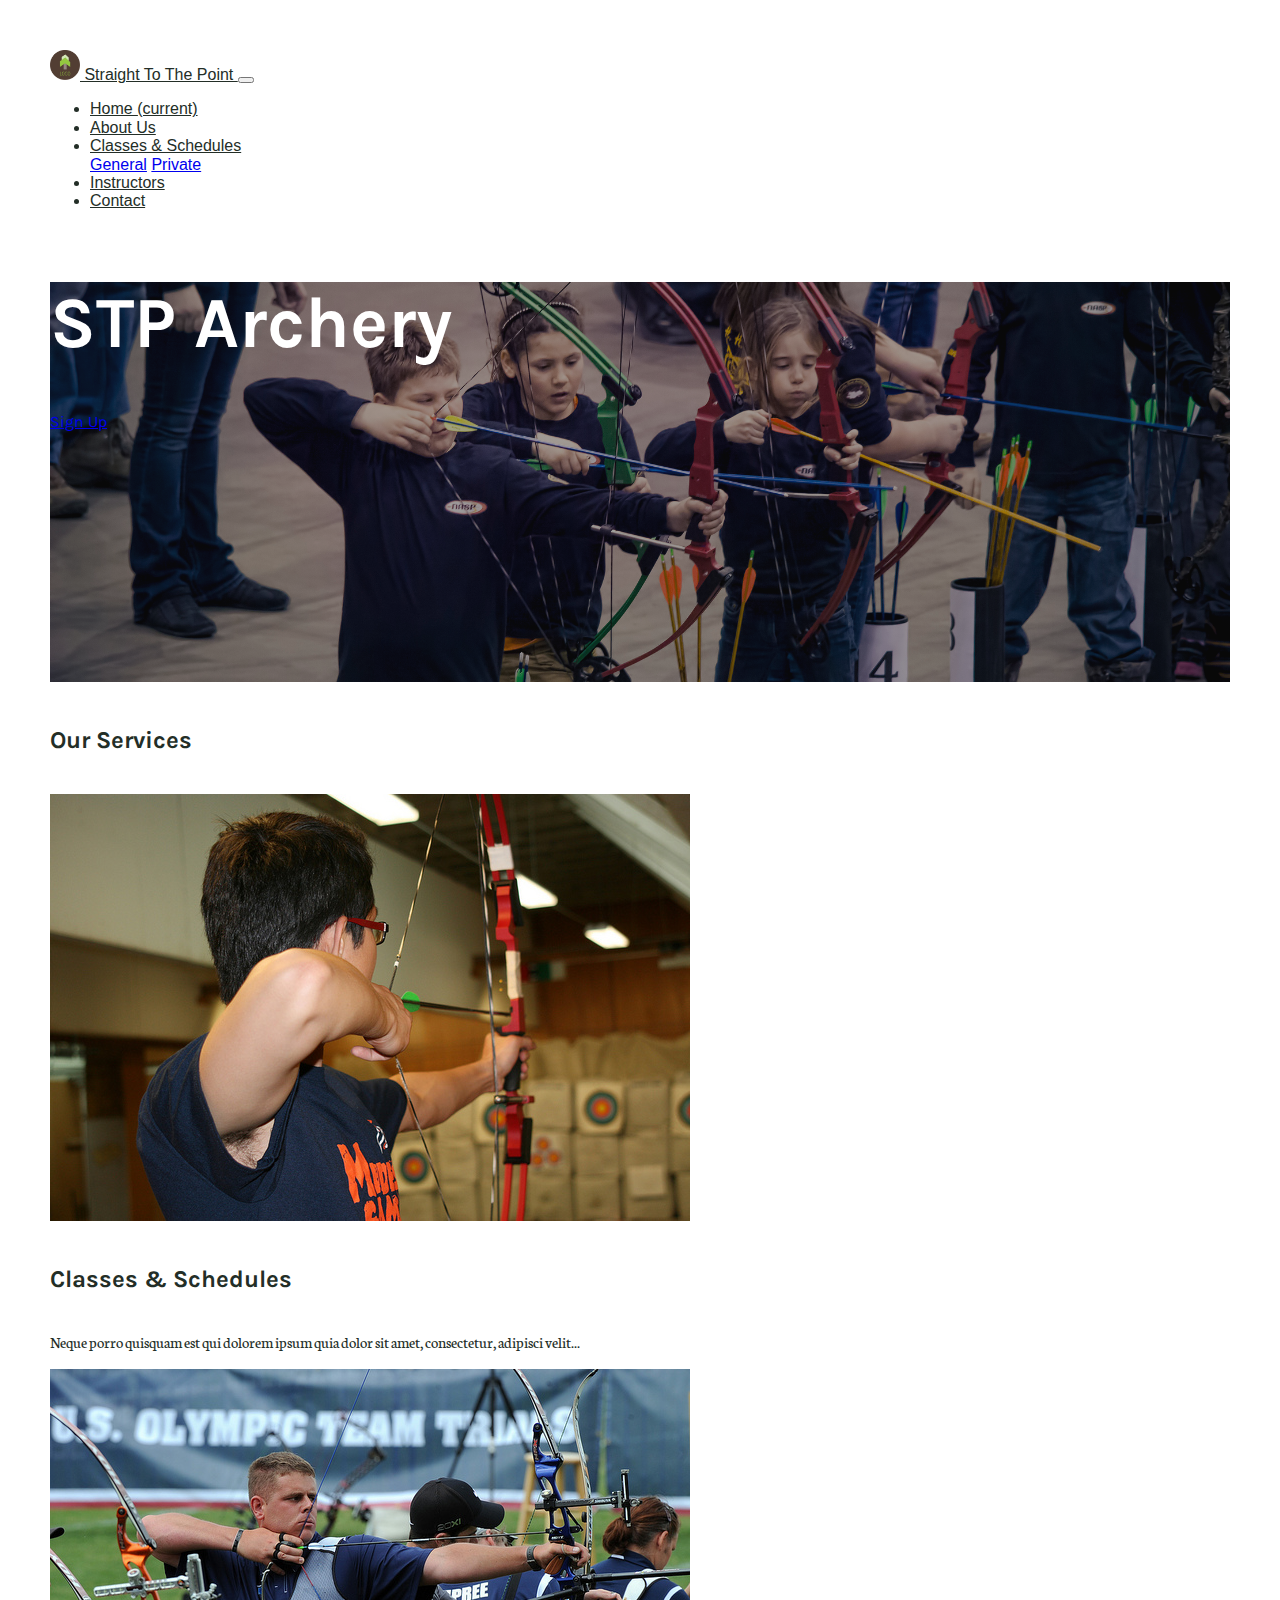
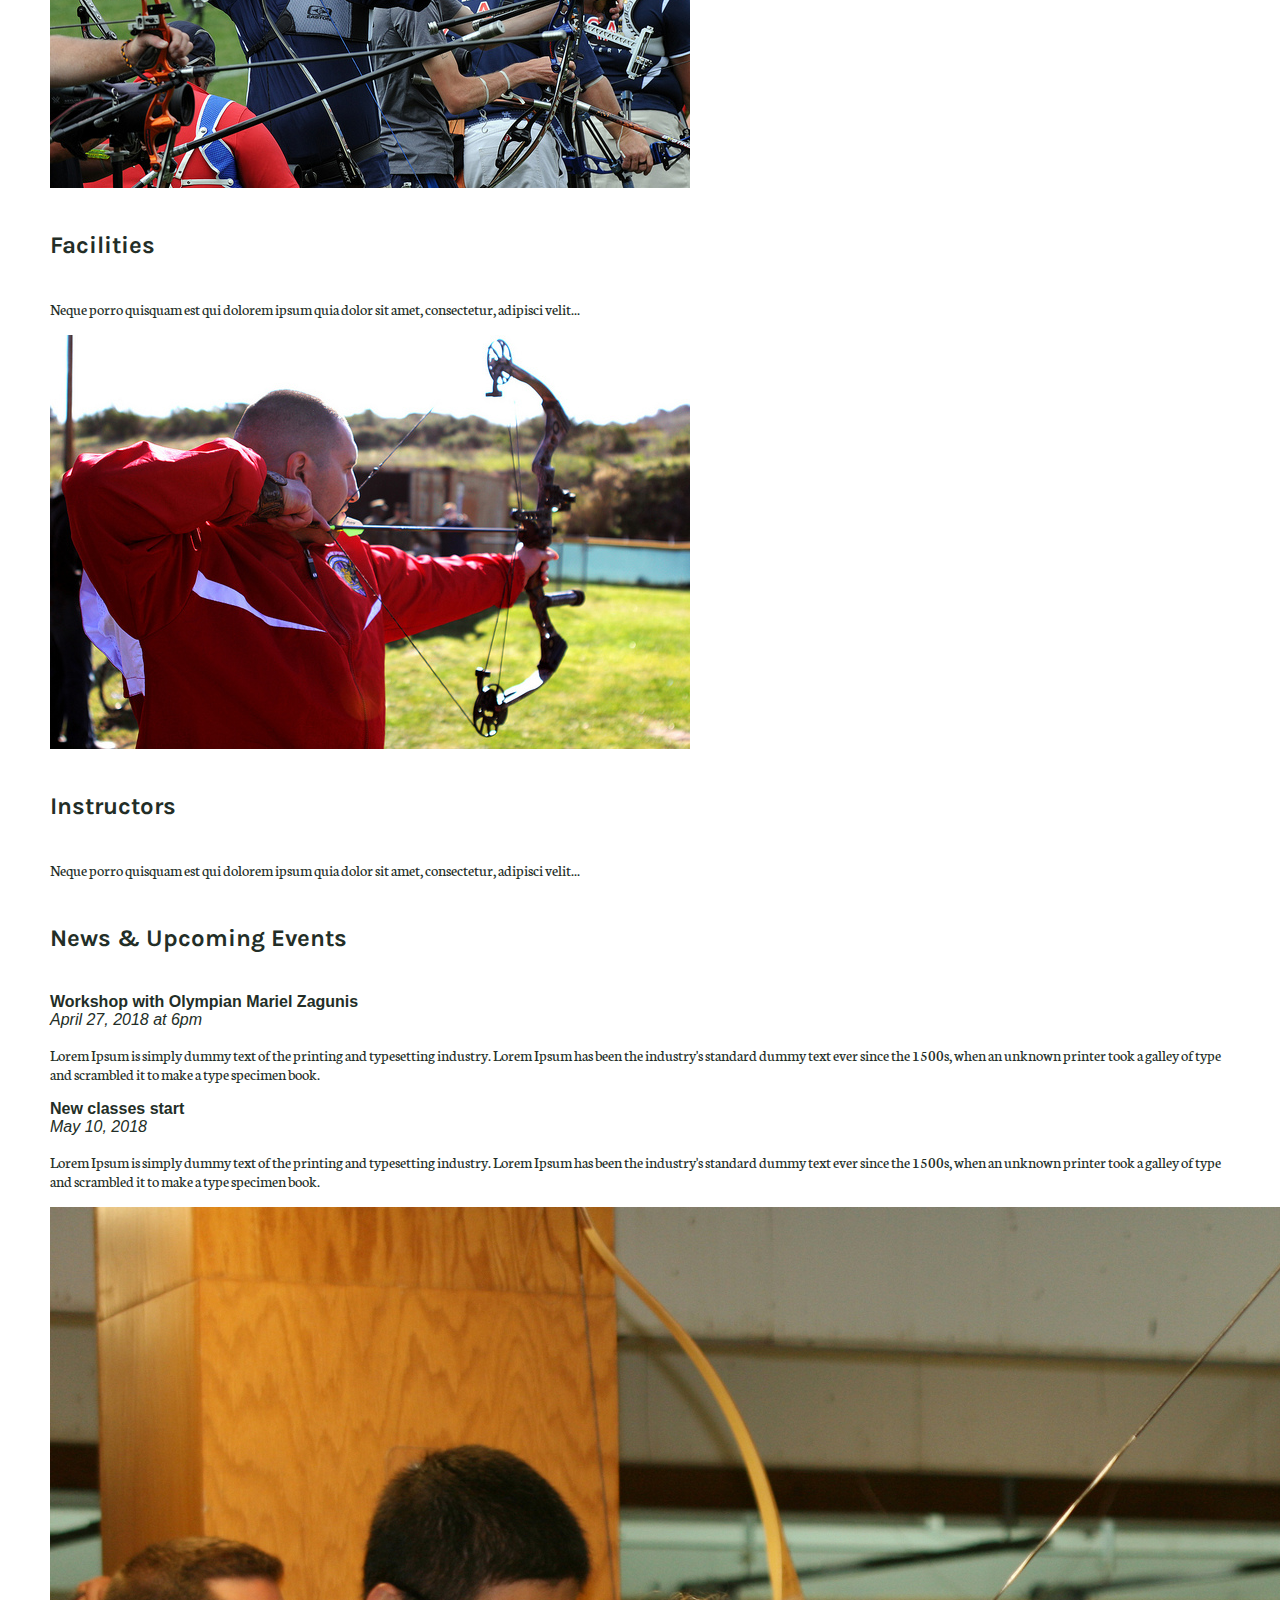
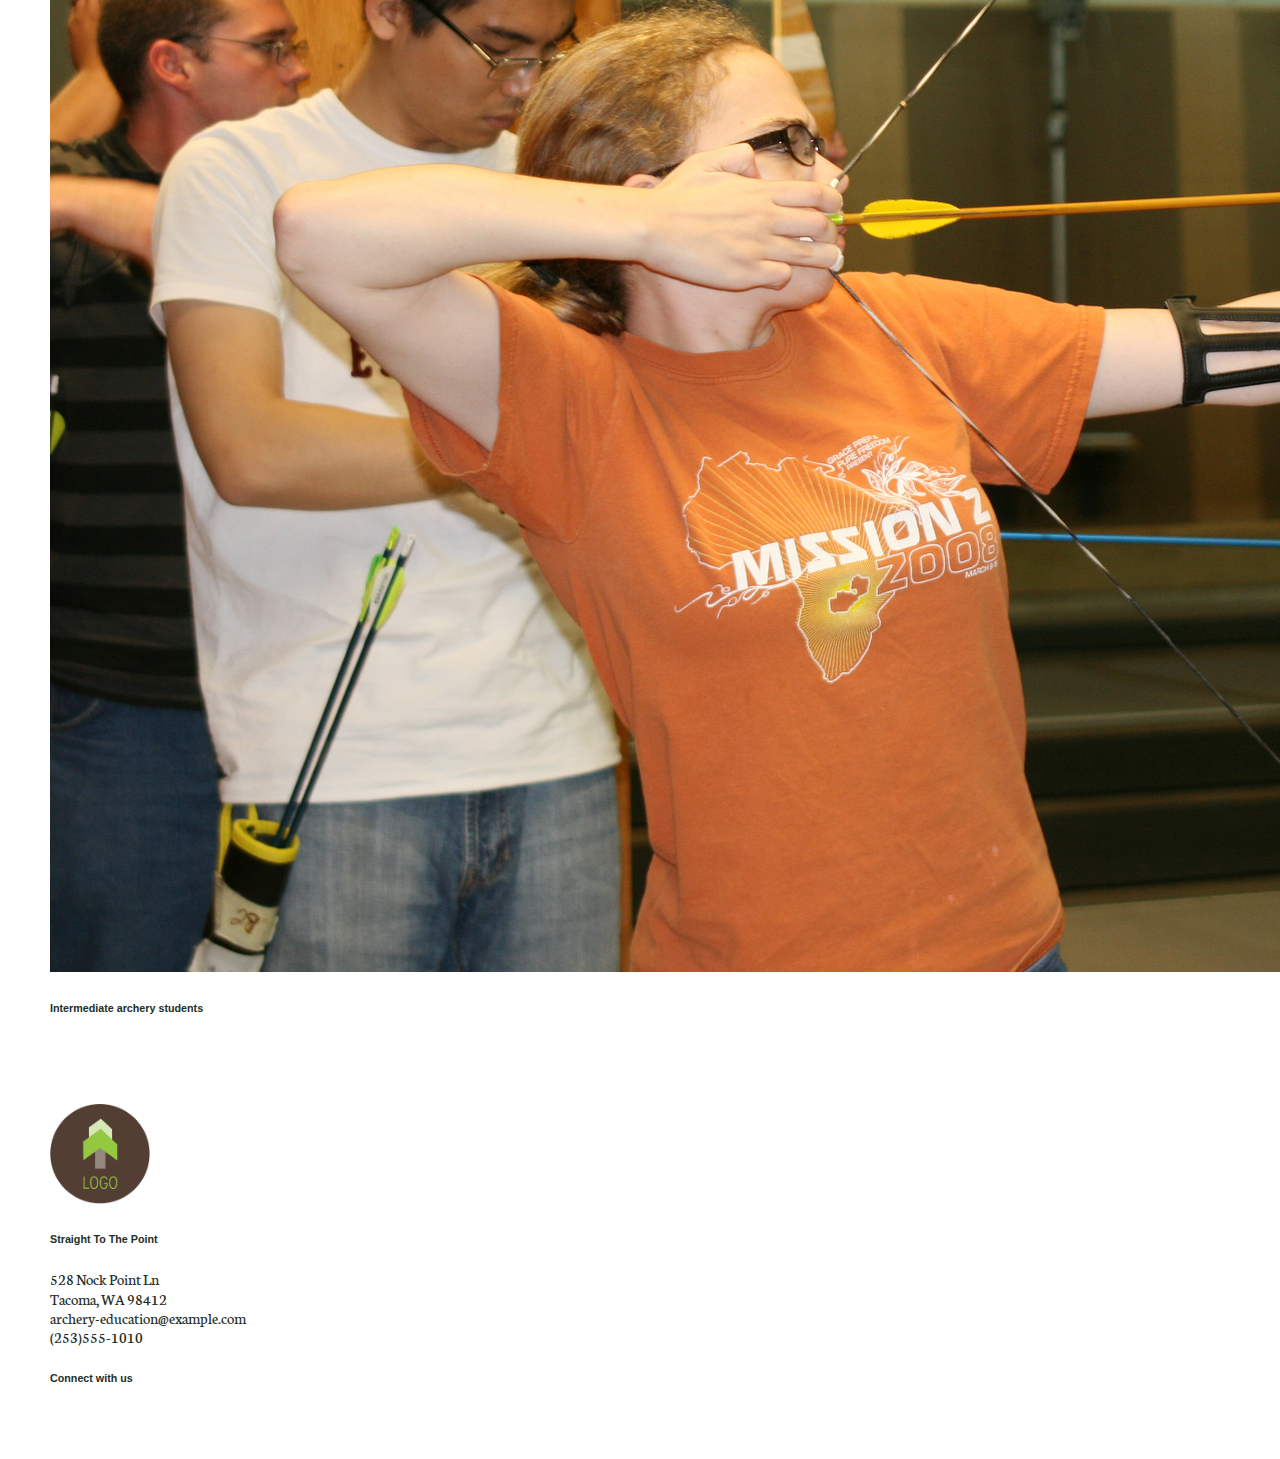
<file: index.html>
<!DOCTYPE html>
<html lang="en">
	<head>
		<meta charset="utf-8">
		<title>Straight To The Point Archery</title>
		<link rel="stylesheet" href="styles/normalize.css">
    <link rel="stylesheet" href="https://stackpath.bootstrapcdn.com/bootstrap/4.1.0/css/bootstrap.min.css" integrity="sha384-9gVQ4dYFwwWSjIDZnLEWnxCjeSWFphJiwGPXr1jddIhOegiu1FwO5qRGvFXOdJZ4" crossorigin="anonymous">
		
    <link href="https://fonts.googleapis.com/css?family=Karla:700|Neuton" rel="stylesheet">
		<link rel="stylesheet" href="https://use.fontawesome.com/releases/v5.0.10/css/all.css" integrity="sha384-+d0P83n9kaQMCwj8F4RJB66tzIwOKmrdb46+porD/OvrJ+37WqIM7UoBtwHO6Nlg" crossorigin="anonymous">
    <link rel="stylesheet" href="styles/main.css">
	</head>
    
	<body>	
		<nav class="navbar fixed-top navbar-light navbar-custom navbar-expand-lg">
			<a class="navbar-brand" href="#">
				<img src="images/logo.jpg" width="30" height="30" class="d-inline-block align-top" alt="STP Logo">
				Straight To The Point 
			</a>
			
			<button class="navbar-toggler" type="button" data-toggle="collapse" data-target="#navbarNavDropdown" aria-controls="navbarNavDropdown" aria-expanded="false" aria-label="Toggle navigation">
				<span class="navbar-toggler-icon"></span>
			</button>
			<div class="collapse navbar-collapse" id="navbarNavDropdown">
				<ul class="navbar-nav ml-auto">
					<li class="nav-item">
						<a class="nav-link" href="#">Home <span class="sr-only">(current)</span></a>
					</li>
					<li class="nav-item">
						<a class="nav-link" href="#">About Us</a>
					</li>
					<li class="nav-item dropdown">
						<a class="nav-link dropdown-toggle" href="#" id="navbarDropdown" role="button" data-toggle="dropdown" aria-haspopup="true" aria-expanded="false">
							Classes &amp; Schedules
						</a>
						<div class="dropdown-menu" aria-labelledby="navbarDropdown">
							<a class="dropdown-item" href="#">General</a>
							<a class="dropdown-item" href="#">Private</a>
						</div>
					</li>
					<li class="nav-item">
						<a class="nav-link" href="#">Instructors</a>
					</li>
					<li class="nav-item">
						<a class="nav-link" href="#">Contact</a>
					</li>
				</ul>
			</div>
		</nav>

		<div class="jumbotron jumbotron-fluid text-center">
			<h1>STP Archery</h1>
			<a class="btn btn-primary btn-lg" href="#" role="button">Sign Up</a>
		</div>

		<div class="container">
			<div id="services" class="row">
				<div class="col-md-12">
					<h5>Our Services</h5>
					<div class="row text-center">
						<div class="col-md-4">
							<div class="card">
								<img class="card-img" src="images/lesson2.jpg" alt="Card image">
								<div class="card-body">
									<h5 class="card-title">Classes &amp; Schedules</h5>
									<p class="card-text">Neque porro quisquam est qui dolorem ipsum quia dolor sit amet, consectetur, adipisci velit...</p>
								</div>
							</div>
						</div>
						
						<div class="col-md-4">
							<div class="card">
								<img class="card-img" src="images/students-competing.jpg" alt="Card image">
								<div class="card-body">
									<h5 class="card-title">Facilities</h5>
									<p class="card-text">Neque porro quisquam est qui dolorem ipsum quia dolor sit amet, consectetur, adipisci velit...</p>
								</div>
							</div>
						</div>
						
						<div class="col-md-4">
							<div class="card">
								<img class="card-img" src="images/nathan-lee-instructor.jpg" alt="Card image">
								<div class="card-body">
									<h5 class="card-title">Instructors</h5>
									<p class="card-text">Neque porro quisquam est qui dolorem ipsum quia dolor sit amet, consectetur, adipisci velit...</p>
								</div>
							</div>
						</div>
					</div>
				</div>
		
			</div>
			
			<div id="news" class="row">
				<div class="col-md-6">
					<h5>News &amp; Upcoming Events</h5>
					<ul>
						<li><b>Workshop with Olympian Mariel Zagunis</b><br>
								<i>April 27, 2018 at 6pm</i>
								<p>Lorem Ipsum is simply dummy text of the printing and typesetting industry. Lorem Ipsum has been the industry's standard dummy text ever since the 1500s, when an unknown printer took a galley of type and scrambled it to make a type specimen book.</p>
						</li>
						<li><b>New classes start</b><br>
								<i>May 10, 2018</i>
								<p>Lorem Ipsum is simply dummy text of the printing and typesetting industry. Lorem Ipsum has been the industry's standard dummy text ever since the 1500s, when an unknown printer took a galley of type and scrambled it to make a type specimen book.</p>
						</li>
					</ul>
				</div>
				
				<div class="col-md-6">
					<div class="card bg-dark text-white">
						<img class="card-img" src="images/class2.jpg" alt="Card image">
						
					</div>
					<h6 class="text-center">Intermediate archery students</h6>
				</div>
			</div>
	
		</div>
		
		<footer class="static-bottom navbar-light navbar-custom">			
			<div class="container-fluid">
				<div class="row">
					<div class="col-sm-3">
							<img src="images/logo.jpg" width="100" height="100" alt="STP Logo">
						</div>
						<div class="col-sm-5">
							<h6>Straight To The Point</h6>
							<p>528 Nock Point Ln <br>
							Tacoma, WA 98412 <br>
							archery-education@example.com <br>
							(253)555-1010</p>
						</div>
					<div class="col-sm-4">
						<h6>Connect with us</h6>
						<a href="#"><i class="fab fa-facebook-square fa-2x"></i></a>
						<a href="#"><i class="fab fa-twitter-square fa-2x"></i></a>
						<a href="#"><i class="fas fa-envelope-square fa-2x"></i></a>
						</div>
					</div>
				</div>
		</footer>

	<script src="https://code.jquery.com/jquery-3.3.1.slim.min.js" integrity="sha384-q8i/X+965DzO0rT7abK41JStQIAqVgRVzpbzo5smXKp4YfRvH+8abtTE1Pi6jizo" crossorigin="anonymous"></script>
	<script src="https://cdnjs.cloudflare.com/ajax/libs/popper.js/1.14.0/umd/popper.min.js" integrity="sha384-cs/chFZiN24E4KMATLdqdvsezGxaGsi4hLGOzlXwp5UZB1LY//20VyM2taTB4QvJ" crossorigin="anonymous"></script>
	<script src="https://stackpath.bootstrapcdn.com/bootstrap/4.1.0/js/bootstrap.min.js" integrity="sha384-uefMccjFJAIv6A+rW+L4AHf99KvxDjWSu1z9VI8SKNVmz4sk7buKt/6v9KI65qnm" crossorigin="anonymous"></script>
	</body>
</html>
</file>
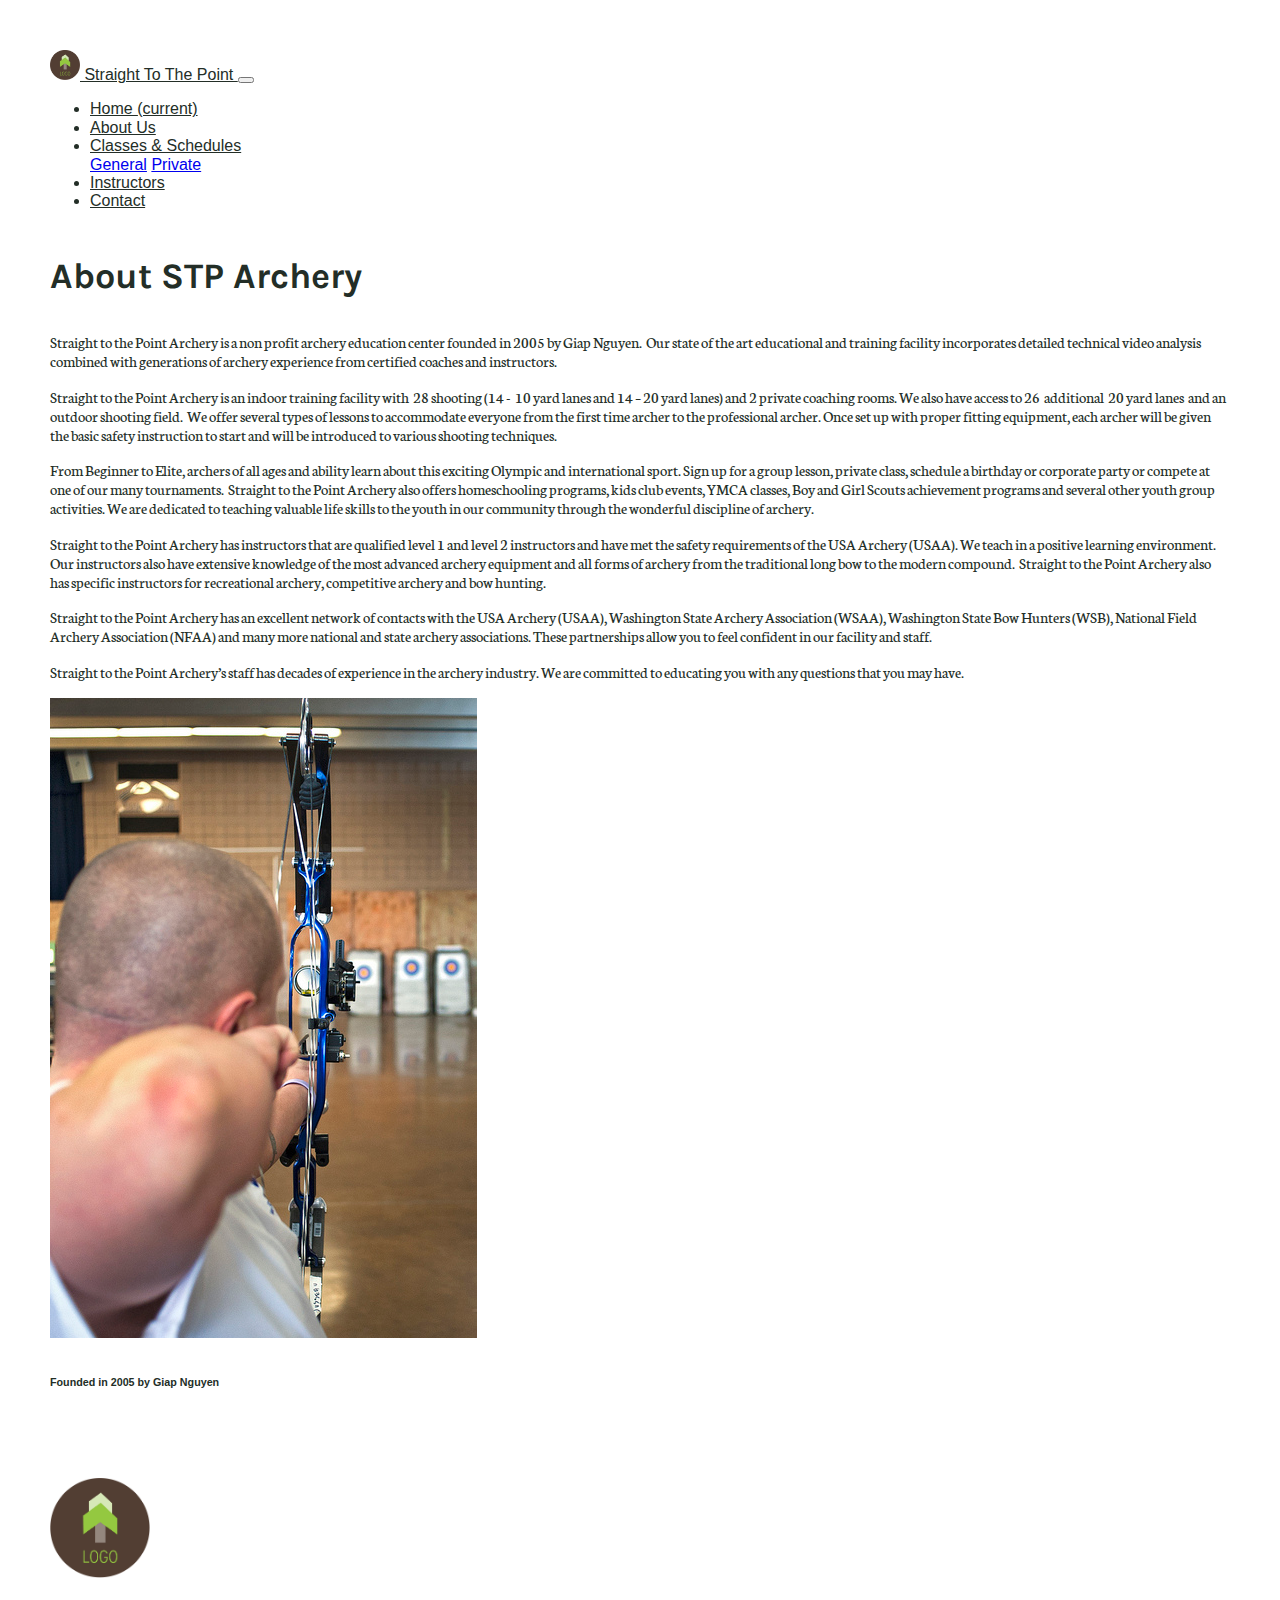
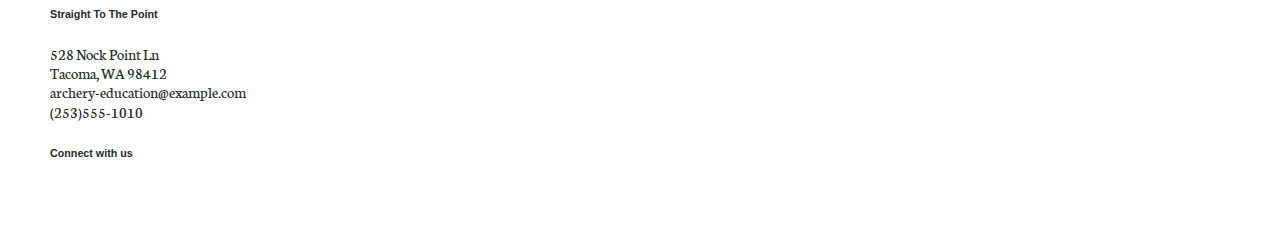
<file: about.html>
<!DOCTYPE html>
<html lang="en">
	<head>
		<meta charset="utf-8">
		<title>Straight To The Point Archery</title>
		<link rel="stylesheet" href="styles/normalize.css">
    <link rel="stylesheet" href="https://stackpath.bootstrapcdn.com/bootstrap/4.1.0/css/bootstrap.min.css" integrity="sha384-9gVQ4dYFwwWSjIDZnLEWnxCjeSWFphJiwGPXr1jddIhOegiu1FwO5qRGvFXOdJZ4" crossorigin="anonymous">
		
    <link href="https://fonts.googleapis.com/css?family=Karla:700|Neuton" rel="stylesheet">
		<link rel="stylesheet" href="https://use.fontawesome.com/releases/v5.0.10/css/all.css" integrity="sha384-+d0P83n9kaQMCwj8F4RJB66tzIwOKmrdb46+porD/OvrJ+37WqIM7UoBtwHO6Nlg" crossorigin="anonymous">
    <link rel="stylesheet" href="styles/main.css">
	</head>
    
	<body>	
		<nav class="navbar fixed-top navbar-light navbar-custom navbar-expand-lg">
			<a class="navbar-brand" href="#">
				<img src="images/logo.jpg" width="30" height="30" class="d-inline-block align-top" alt="STP Logo">
				Straight To The Point 
			</a>
			
			<button class="navbar-toggler" type="button" data-toggle="collapse" data-target="#navbarNavDropdown" aria-controls="navbarNavDropdown" aria-expanded="false" aria-label="Toggle navigation">
				<span class="navbar-toggler-icon"></span>
			</button>
			<div class="collapse navbar-collapse" id="navbarNavDropdown">
				<ul class="navbar-nav ml-auto">
					<li class="nav-item">
						<a class="nav-link" href="index.html">Home <span class="sr-only">(current)</span></a>
					</li>
					<li class="nav-item">
						<a class="nav-link" href="#">About Us</a>
					</li>
					<li class="nav-item dropdown">
						<a class="nav-link dropdown-toggle" href="#" id="navbarDropdown" role="button" data-toggle="dropdown" aria-haspopup="true" aria-expanded="false">
							Classes &amp; Schedules
						</a>
						<div class="dropdown-menu" aria-labelledby="navbarDropdown">
							<a class="dropdown-item" href="#">General</a>
							<a class="dropdown-item" href="#">Private</a>
						</div>
					</li>
					<li class="nav-item">
						<a class="nav-link" href="instructors.html">Instructors</a>
					</li>
					<li class="nav-item">
						<a class="nav-link" href="#">Contact</a>
					</li>
				</ul>
			</div>
		</nav>

		<div id="section" class="container">
			<div class="row">
				<div class="col-md-8">
					<h3>About STP Archery</h3>
					<p>Straight to the Point Archery is a non profit archery education center founded in 2005 by Giap Nguyen.  Our state of the art educational and training facility incorporates detailed technical video analysis combined with generations of archery experience from certified coaches and instructors.</p>
					<p>Straight to the Point Archery is an indoor training facility with  28 shooting (14 -  10 yard lanes and 14 – 20 yard lanes) and 2 private coaching rooms. We also have access to 26  additional  20 yard lanes  and an outdoor shooting field.  We offer several types of lessons to accommodate everyone from the first time archer to the professional archer. Once set up with proper fitting equipment, each archer will be given the basic safety instruction to start and will be introduced to various shooting techniques.</p>
					<p>From Beginner to Elite, archers of all ages and ability learn about this exciting Olympic and international sport. Sign up for a group lesson, private class, schedule a birthday or corporate party or compete at one of our many tournaments.  Straight to the Point Archery also offers homeschooling programs, kids club events, YMCA classes, Boy and Girl Scouts achievement programs and several other youth group activities. We are dedicated to teaching valuable life skills to the youth in our community through the wonderful discipline of archery.</p>
					<p>Straight to the Point Archery has instructors that are qualified level 1 and level 2 instructors and have met the safety requirements of the USA Archery (USAA). We teach in a positive learning environment.  Our instructors also have extensive knowledge of the most advanced archery equipment and all forms of archery from the traditional long bow to the modern compound.  Straight to the Point Archery also has specific instructors for recreational archery, competitive archery and bow hunting.</p>
					<p>Straight to the Point Archery has an excellent network of contacts with the USA Archery (USAA), Washington State Archery Association (WSAA), Washington State Bow Hunters (WSB), National Field Archery Association (NFAA) and many more national and state archery associations. These partnerships allow you to feel confident in our facility and staff.</p>
					<p>Straight to the Point Archery’s staff has decades of experience in the archery industry. We are committed to educating you with any questions that you may have.</p>
				</div>
				
				<div class="col-md-4">
					<img src="images/lesson1.jpg" alt="founder" class="img-thumbnail">
					<h6 class="text-center caption">Founded in 2005 by Giap Nguyen</h6>
				</div>
			</div>
		</div>
		
		<footer class="static-bottom navbar-light navbar-custom">			
			<div class="container-fluid">
				<div class="row">
					<div class="col-sm-3">
							<img src="images/logo.jpg" width="100" height="100" alt="STP Logo">
						</div>
						<div class="col-sm-5">
							<h6>Straight To The Point</h6>
							<p>528 Nock Point Ln <br>
							Tacoma, WA 98412 <br>
							archery-education@example.com <br>
							(253)555-1010</p>
						</div>
					<div class="col-sm-4">
						<h6>Connect with us</h6>
						<a href="#"><i class="fab fa-facebook-square fa-2x"></i></a>
						<a href="#"><i class="fab fa-twitter-square fa-2x"></i></a>
						<a href="#"><i class="fas fa-envelope-square fa-2x"></i></a>
						</div>
					</div>
				</div>
		</footer>

	<script src="https://code.jquery.com/jquery-3.3.1.slim.min.js" integrity="sha384-q8i/X+965DzO0rT7abK41JStQIAqVgRVzpbzo5smXKp4YfRvH+8abtTE1Pi6jizo" crossorigin="anonymous"></script>
	<script src="https://cdnjs.cloudflare.com/ajax/libs/popper.js/1.14.0/umd/popper.min.js" integrity="sha384-cs/chFZiN24E4KMATLdqdvsezGxaGsi4hLGOzlXwp5UZB1LY//20VyM2taTB4QvJ" crossorigin="anonymous"></script>
	<script src="https://stackpath.bootstrapcdn.com/bootstrap/4.1.0/js/bootstrap.min.js" integrity="sha384-uefMccjFJAIv6A+rW+L4AHf99KvxDjWSu1z9VI8SKNVmz4sk7buKt/6v9KI65qnm" crossorigin="anonymous"></script>
	</body>
</html>
</file>
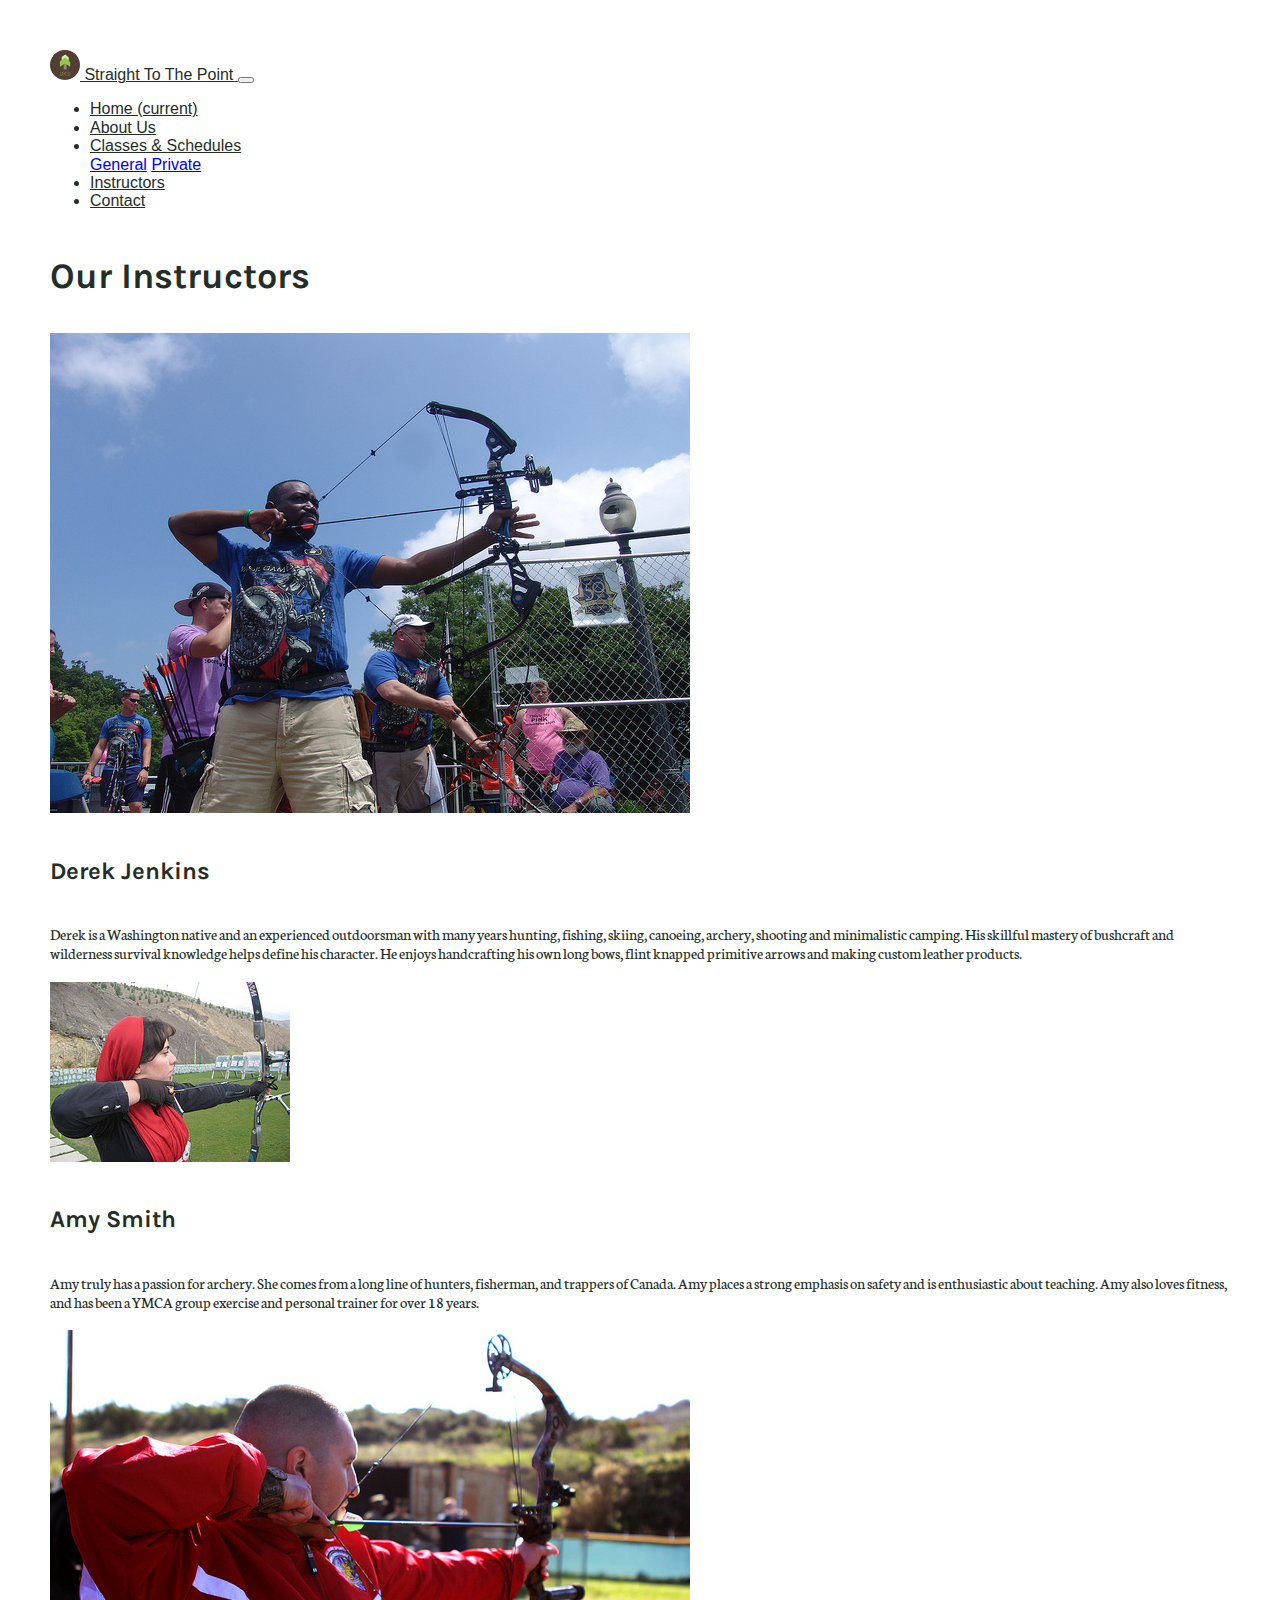
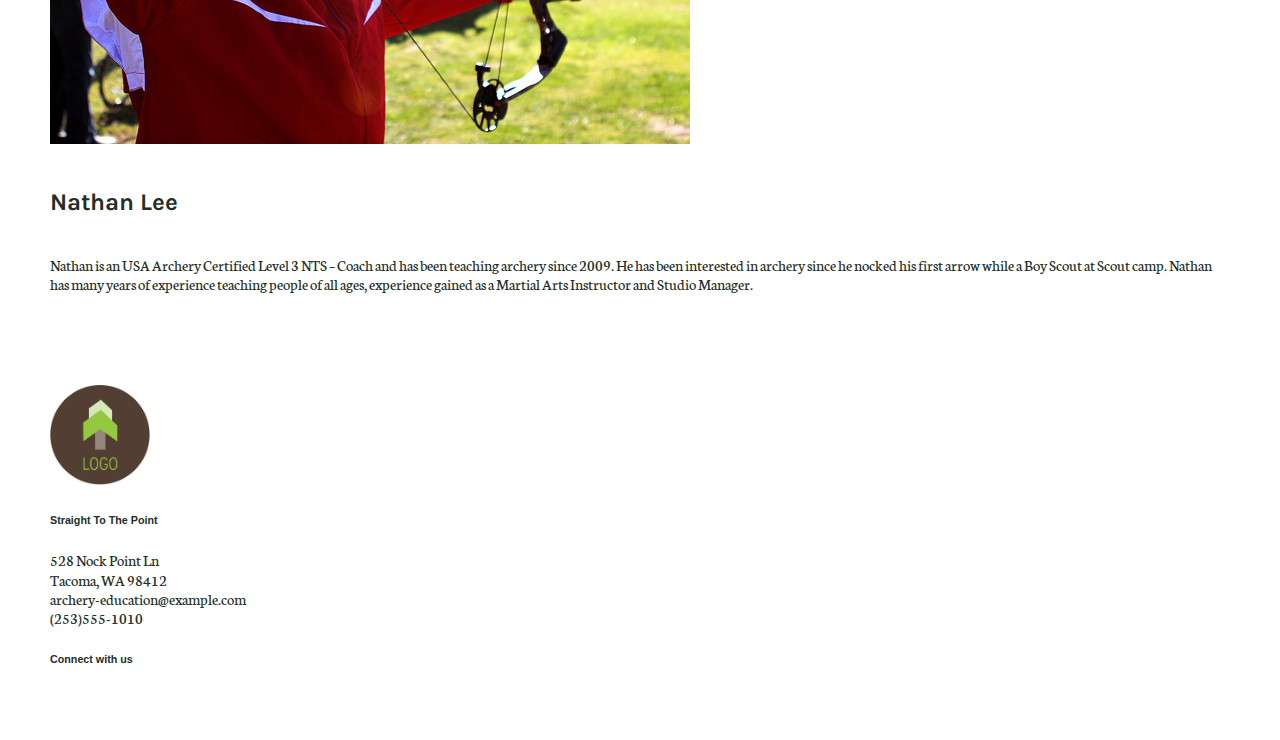
<file: instructors.html>
<!DOCTYPE html>
<html lang="en">
	<head>
		<meta charset="utf-8">
		<title>Straight To The Point Archery</title>
		<link rel="stylesheet" href="styles/normalize.css">
    <link rel="stylesheet" href="https://stackpath.bootstrapcdn.com/bootstrap/4.1.0/css/bootstrap.min.css" integrity="sha384-9gVQ4dYFwwWSjIDZnLEWnxCjeSWFphJiwGPXr1jddIhOegiu1FwO5qRGvFXOdJZ4" crossorigin="anonymous">
		
    <link href="https://fonts.googleapis.com/css?family=Karla:700|Neuton" rel="stylesheet">
		<link rel="stylesheet" href="https://use.fontawesome.com/releases/v5.0.10/css/all.css" integrity="sha384-+d0P83n9kaQMCwj8F4RJB66tzIwOKmrdb46+porD/OvrJ+37WqIM7UoBtwHO6Nlg" crossorigin="anonymous">
    <link rel="stylesheet" href="styles/main.css">
	</head>
    
	<body>	
		<nav class="navbar fixed-top navbar-light navbar-custom navbar-expand-lg">
			<a class="navbar-brand" href="#">
				<img src="images/logo.jpg" width="30" height="30" class="d-inline-block align-top" alt="STP Logo">
				Straight To The Point 
			</a>
			
			<button class="navbar-toggler" type="button" data-toggle="collapse" data-target="#navbarNavDropdown" aria-controls="navbarNavDropdown" aria-expanded="false" aria-label="Toggle navigation">
				<span class="navbar-toggler-icon"></span>
			</button>
			<div class="collapse navbar-collapse" id="navbarNavDropdown">
				<ul class="navbar-nav ml-auto">
					<li class="nav-item">
						<a class="nav-link" href="index.html">Home <span class="sr-only">(current)</span></a>
					</li>
					<li class="nav-item">
						<a class="nav-link" href="about.html">About Us</a>
					</li>
					<li class="nav-item dropdown">
						<a class="nav-link dropdown-toggle" href="#" id="navbarDropdown" role="button" data-toggle="dropdown" aria-haspopup="true" aria-expanded="false">
							Classes &amp; Schedules
						</a>
						<div class="dropdown-menu" aria-labelledby="navbarDropdown">
							<a class="dropdown-item" href="#">General</a>
							<a class="dropdown-item" href="#">Private</a>
						</div>
					</li>
					<li class="nav-item">
						<a class="nav-link" href="#">Instructors</a>
					</li>
					<li class="nav-item">
						<a class="nav-link" href="#">Contact</a>
					</li>
				</ul>
			</div>
		</nav>

		<div id="first" class="container">

				<div id="section" class="row">
					<div class="col-12">
						<h3>Our Instructors</h3>
					</div>
				</div>
				
				<div id="section-sub" class="row">
					<div class="col-md-4">
						<img src="images/derek-jenkins-instructor.jpg" alt="founder" class="img-thumbnail">
					</div>

					<div class="col-md-8">
						<h5>Derek Jenkins</h5>
						<p>Derek is a Washington native and an experienced outdoorsman with many years hunting, fishing, skiing, canoeing, archery, shooting and minimalistic camping. His skillful mastery of bushcraft and wilderness survival knowledge helps define his character. He enjoys handcrafting his own long bows, flint knapped primitive arrows and making custom leather products.</p>
					</div>
				</div>
				
				<div id="section-sub" class="row">
					<div class="col-md-4">
						<img src="images/amy-smith-instructor.jpg" alt="founder" class="img-thumbnail">
					</div>

					<div class="col-md-8">
						<h5>Amy Smith</h5>
						<p>Amy truly has a passion for archery. She comes from a long line of hunters, fisherman, and trappers of Canada. Amy  places a strong emphasis on safety and is enthusiastic about teaching. Amy also loves fitness, and  has been a YMCA group exercise and personal trainer for over 18 years.</p>
					</div>
				</div>
				
				<div class="row">
					<div class="col-md-4">
						<img src="images/nathan-lee-instructor.jpg" alt="founder" class="img-thumbnail">
					</div>

					<div class="col-md-8">
						<h5>Nathan Lee</h5>
						<p>Nathan is an USA Archery Certified Level 3 NTS – Coach and has been teaching archery since 2009. He has been interested in archery since he nocked his first arrow while a Boy Scout at Scout camp. Nathan has many years of experience teaching people of all ages, experience gained as a Martial Arts Instructor and Studio Manager.</p>
					</div>
				</div>
			</div>

		
		<footer class="static-bottom navbar-light navbar-custom">			
			<div class="container-fluid">
				<div class="row">
					<div class="col-sm-3">
							<img src="images/logo.jpg" width="100" height="100" alt="STP Logo">
						</div>
						<div class="col-sm-5">
							<h6>Straight To The Point</h6>
							<p>528 Nock Point Ln <br>
							Tacoma, WA 98412 <br>
							archery-education@example.com <br>
							(253)555-1010</p>
						</div>
					<div class="col-sm-4">
						<h6>Connect with us</h6>
						<a href="#"><i class="fab fa-facebook-square fa-2x"></i></a>
						<a href="#"><i class="fab fa-twitter-square fa-2x"></i></a>
						<a href="#"><i class="fas fa-envelope-square fa-2x"></i></a>
						</div>
					</div>
				</div>
		</footer>

	<script src="https://code.jquery.com/jquery-3.3.1.slim.min.js" integrity="sha384-q8i/X+965DzO0rT7abK41JStQIAqVgRVzpbzo5smXKp4YfRvH+8abtTE1Pi6jizo" crossorigin="anonymous"></script>
	<script src="https://cdnjs.cloudflare.com/ajax/libs/popper.js/1.14.0/umd/popper.min.js" integrity="sha384-cs/chFZiN24E4KMATLdqdvsezGxaGsi4hLGOzlXwp5UZB1LY//20VyM2taTB4QvJ" crossorigin="anonymous"></script>
	<script src="https://stackpath.bootstrapcdn.com/bootstrap/4.1.0/js/bootstrap.min.js" integrity="sha384-uefMccjFJAIv6A+rW+L4AHf99KvxDjWSu1z9VI8SKNVmz4sk7buKt/6v9KI65qnm" crossorigin="anonymous"></script>
	</body>
</html>
</file>
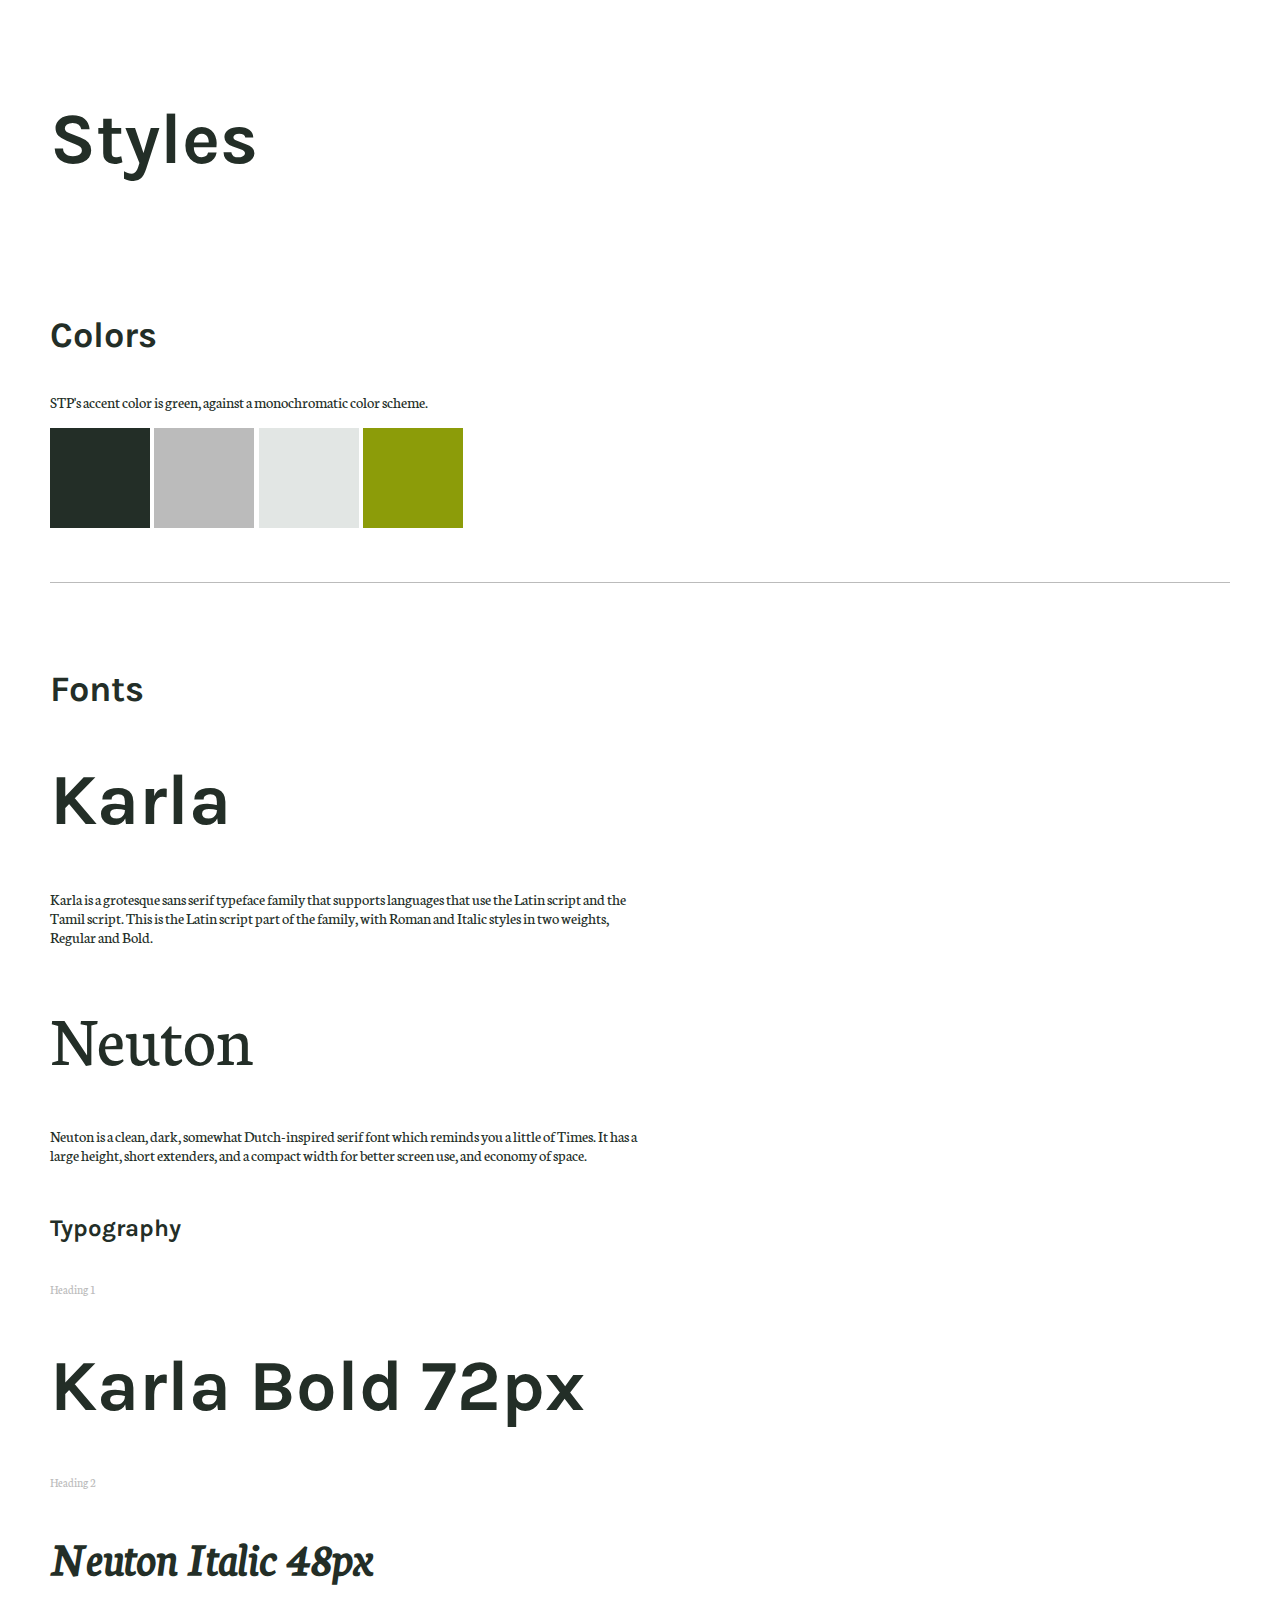
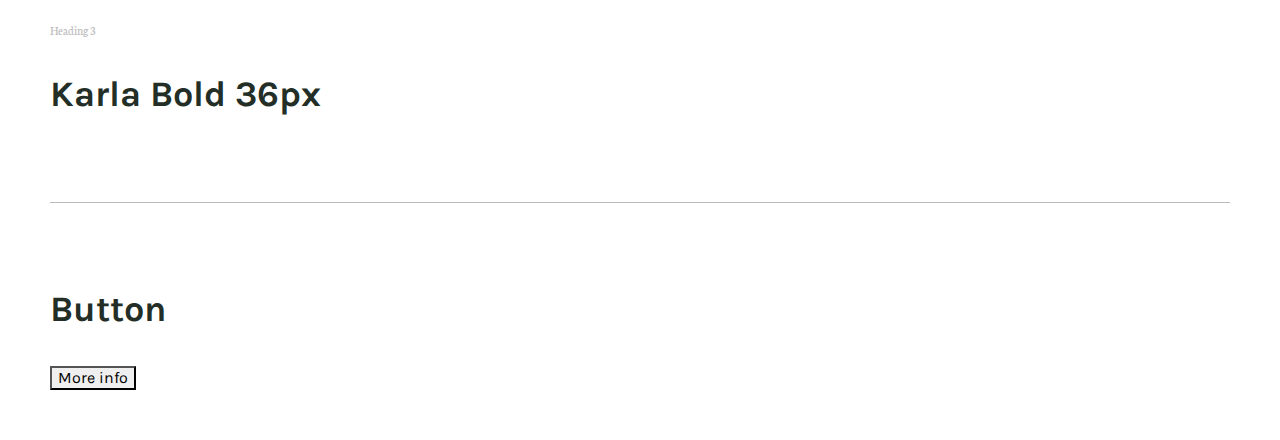
<file: styleguide.html>
<!DOCTYPE html>
<html lang="en">
<head>
	<meta charset="utf-8">
	<title>STP Style Guide</title>
	<link rel="stylesheet" type="text/css" href="styles/normalize.css">
	<link rel="stylesheet" href="https://stackpath.bootstrapcdn.com/bootstrap/4.1.0/css/bootstrap.min.css" integrity="sha384-9gVQ4dYFwwWSjIDZnLEWnxCjeSWFphJiwGPXr1jddIhOegiu1FwO5qRGvFXOdJZ4" crossorigin="anonymous">
	<link href="https://fonts.googleapis.com/css?family=Karla:700|Neuton" rel="stylesheet">
	<link rel="stylesheet" type="text/css" href="styles/main.css">
</head>
<body>

<h1>Styles</h1>

<section id="color">
	<h3>Colors</h3>
	<p>STP's accent color is green, against a monochromatic color scheme.</p>
     
    <div class="palette accent-black"></div>
    <div class="palette accent-grey"></div> 
    <div class="palette accent-white"></div>
    <div class="palette accent-green"></div>
    
</section>


<section id="typography">
    <h3>Fonts</h3>
	<h1>Karla</h1>
    <p>Karla is a grotesque sans serif typeface family that supports languages that use the Latin script and the Tamil script. This is the Latin script part of the family, with Roman and Italic styles in two weights, Regular and Bold.</p>
    
    <h1 class="font-neuton">Neuton</h1>
    <p>Neuton is a clean, dark, somewhat Dutch-inspired serif font which reminds you a little of Times. It has a large height, short extenders, and a compact width for better screen use, and economy of space.</p>

	<h5>Typography</h5>
	<h4>Heading 1</h4>
    <h1>Karla Bold 72px</h1>
    
    <h4>Heading 2</h4>
    <h2>Neuton Italic 48px</h2>
    
    <h4>Heading 3</h4>
    <h3>Karla Bold 36px</h3>
</section>

<section id="button">
	<h3>Button</h3>
    <button type="button" class="btn btn-primary btn-dark">More info</button>
</section>

</body>
</html>
</file>
<file: styles/main.css>
body {
    padding: 50px;
    color: #232e27;
}

#color, #typography, #button section:nth-of-type(-n+2) {
    padding-top: 50px;
    padding-bottom: 50px;
    border-bottom: 1px solid #bbbbbb;
}

#button h3 {
    padding-top: 50px
}

h1 {
	font-family: 'Karla', sans-serif;
	font-size: 72px;
}

h2 {
	font-family: 'Neuton', serif;
	font-size: 48px;
	font-style: italic;
}

h3 {
	font-family: 'Karla', sans-serif;
	font-size: 36px;
}

h4 {
	font-family: 'Neuton', serif;
	font-size: 12px;
	color: #bbbbbb;
	font-weight: normal;
	margin-top: 25px;
}

h5 {
  font-family: 'Karla', sans-serif;
	font-size: 24px;
}

.caption {
	padding-top: 1vh;
}

#typography h5 {
    margin-top: 50px
}

#typography p {
    width: 50%
}

p {
	font-family: 'Neuton', serif;
	font-size: 16px;
	line-height: 1.2;
}

.font-karla {
	font-family: 'Karla', sans-serif;
	font-weight: 700;
}

.font-neuton {
	font-family: 'Neuton', serif;
	font-weight: normal;
}

.italic {
	font-style: italic;
}

.palette {
    width: 100px;
    height: 100px;
    display: inline-block;
}

.accent-green {
    background-color: #8c9c09;
}

.accent-black {
    background-color: #232e27;
}

.accent-grey {
    background-color: #bbbbbb;
}

.accent-white {
    background-color: #e2e6e4;
}

.btn {
    border-radius: 0px;
    font-family: 'Karla', sans-serif;
}

.navbar-custom {
    background-color: #ffffff;
}

.jumbotron {
	margin-top: 2vh;
/*
	background: url("../images/class1.jpg") 
							center center no-repeat;
*/
	background: linear-gradient(
                     rgba(20,20,20, .4), 
                     rgba(20,20,20, .4)),
                     url('../images/class1.jpg')
										 center center no-repeat;
	background-size: cover;
	height: 400px;
	width: auto;
	color: #ffffff;
}

.jumbotron h1 {
	margin-top: 6%;
}

#news, #services {
	margin-top: 5vh;
}

#section {
	margin-top:5vh;
}

#section-sub {
	margin-bottom:2vh;
}

#news ul {
	list-style-type: none;
  margin: 0;
	padding: 0;
}

footer {
	margin-top: 10vh;
}

/* change the brand and text color */
.navbar-custom .navbar-brand,
.navbar-custom .navbar-text {
    color: #232e27;
}

/* change the link color */
.navbar-custom .navbar-nav .nav-link {
    color: #232e27;
}

/* change the color of active or hovered links */
.navbar-custom .nav-item.active .nav-link,
.navbar-custom .nav-item:hover .nav-link {
    color: #bbbbbb;
}

.navbar-toggler-icon {
	color: #bbbbbb;
}
</file>
